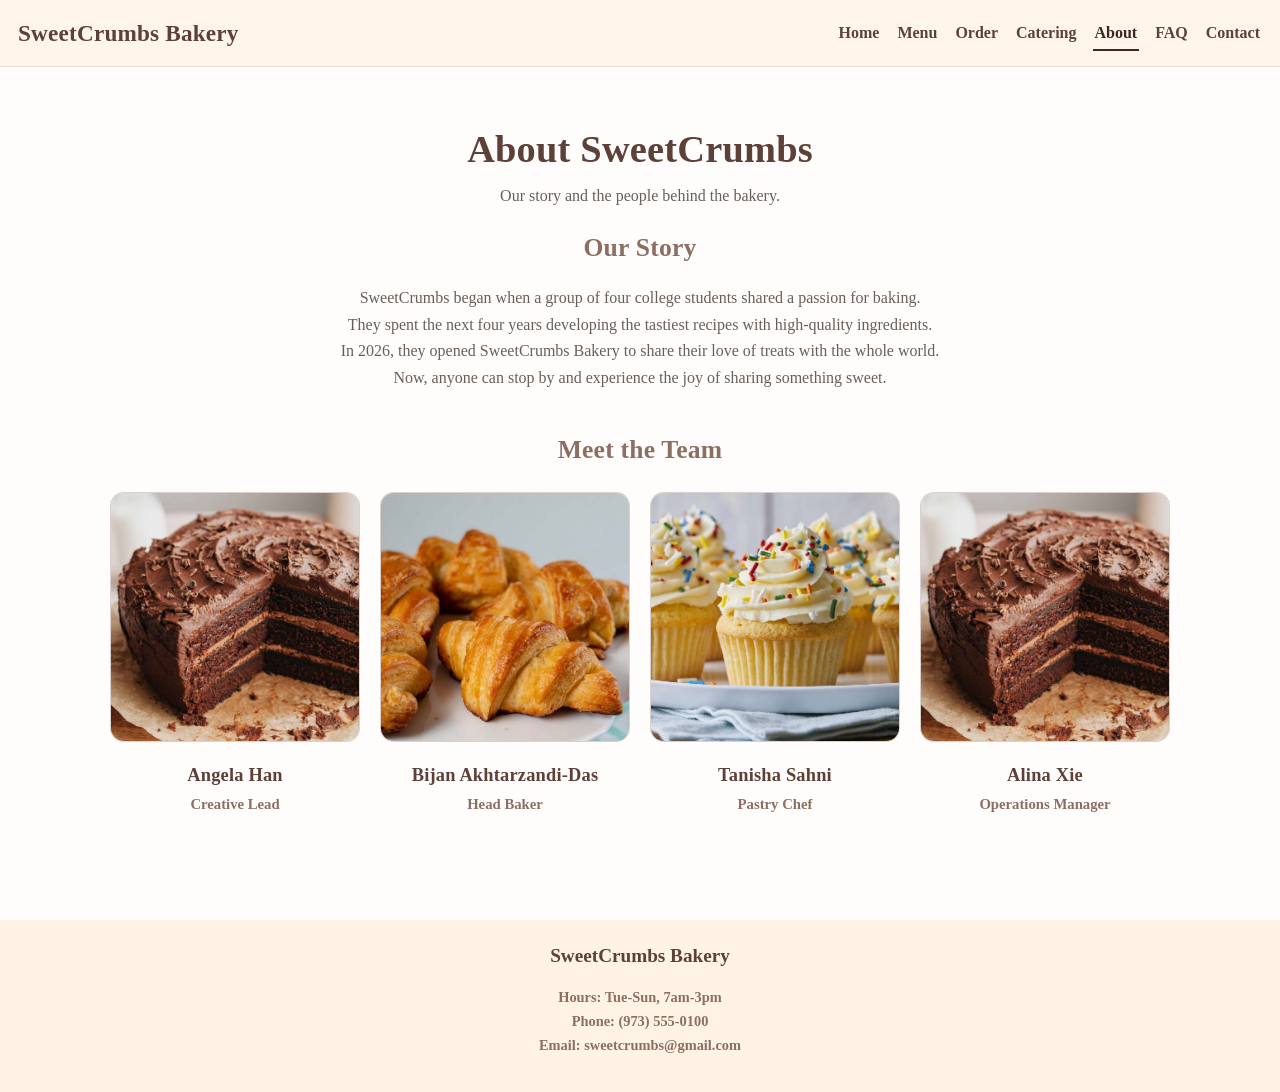
<file: about.html>
<!DOCTYPE html>
<html lang="en">
<!-- about page -->
<head>
  <meta charset="UTF-8" />
  <meta name="keywords" content="about SweetCrumbs, bakery story, artisan baking, Maplewood bakery, team" />
  <meta name="viewport" content="width=device-width, initial-scale=1.0" />
  <title>SweetCrumbs Bakery | About Us</title>
  <link rel="stylesheet" href="styles.css">
</head>
<body class="sticky-footer-page">

  <!-- site header -->
  <header>
    <div class="logo">
      <a href="index.html">SweetCrumbs Bakery</a>
    </div>
    <nav>
      <ul>
        <li><a href="index.html">Home</a></li>
        <li><a href="menu.html">Menu</a></li>
        <li><a href="order.html">Order</a></li>
        <li><a href="catering.html">Catering</a></li>
        <li><a href="about.html" class="active">About</a></li>
        <li><a href="faq.html">FAQ</a></li>
        <li><a href="contact.html">Contact</a></li>
      </ul>
    </nav>
  </header>

  <!-- main content -->
  <main class="main-content container">

    <h1 class="page-title">About SweetCrumbs</h1>
    <p class="subhead">Our story and the people behind the bakery.</p>

    <!-- our story section -->
    <section class="section center">
      <h2>Our Story</h2>
      <p>SweetCrumbs began when a group of four college students shared a passion for baking.<br>
         They spent the next four years developing the tastiest recipes with high-quality ingredients.<br>
         In 2026, they opened SweetCrumbs Bakery to share their love of treats with the whole world.<br>
         Now, anyone can stop by and experience the joy of sharing something sweet.</p>
    </section>

    <!-- team grid section -->
    <section class="section center">
      <h2>Meet the Team</h2>
      <div class="team-grid">
        <div class="member">
          <img src="images/Choco_Cake.jpg" alt="Angela Han">
          <h3>Angela Han</h3>
          <p>Creative Lead</p>
        </div>
        <div class="member">
          <img src="images/Croissant.jpg" alt="Bijan Akhtarzandi-Das">
          <h3>Bijan Akhtarzandi-Das</h3>
          <p>Head Baker</p>
        </div>
        <div class="member">
          <img src="images/cupcakes.jpg" alt="Tanisha Sahni">
          <h3>Tanisha Sahni</h3>
          <p>Pastry Chef</p>
        </div>
        <div class="member">
          <img src="images/Choco_Cake.jpg" alt="Alina Xie">
          <h3>Alina Xie</h3>
          <p>Operations Manager</p>
        </div>
      </div>
    </section>

  </main>

  <!-- site footer -->
  <footer class="footer">
    <a href="index.html">SweetCrumbs Bakery</a>
    <p>
      <strong>Hours:</strong> Tue-Sun, 7am-3pm<br>
      <strong>Phone:</strong> (973) 555-0100<br>
      <strong>Email:</strong> sweetcrumbs@gmail.com
    </p>
  </footer>

  <!-- site scripts -->
</body>
</html>
</file>
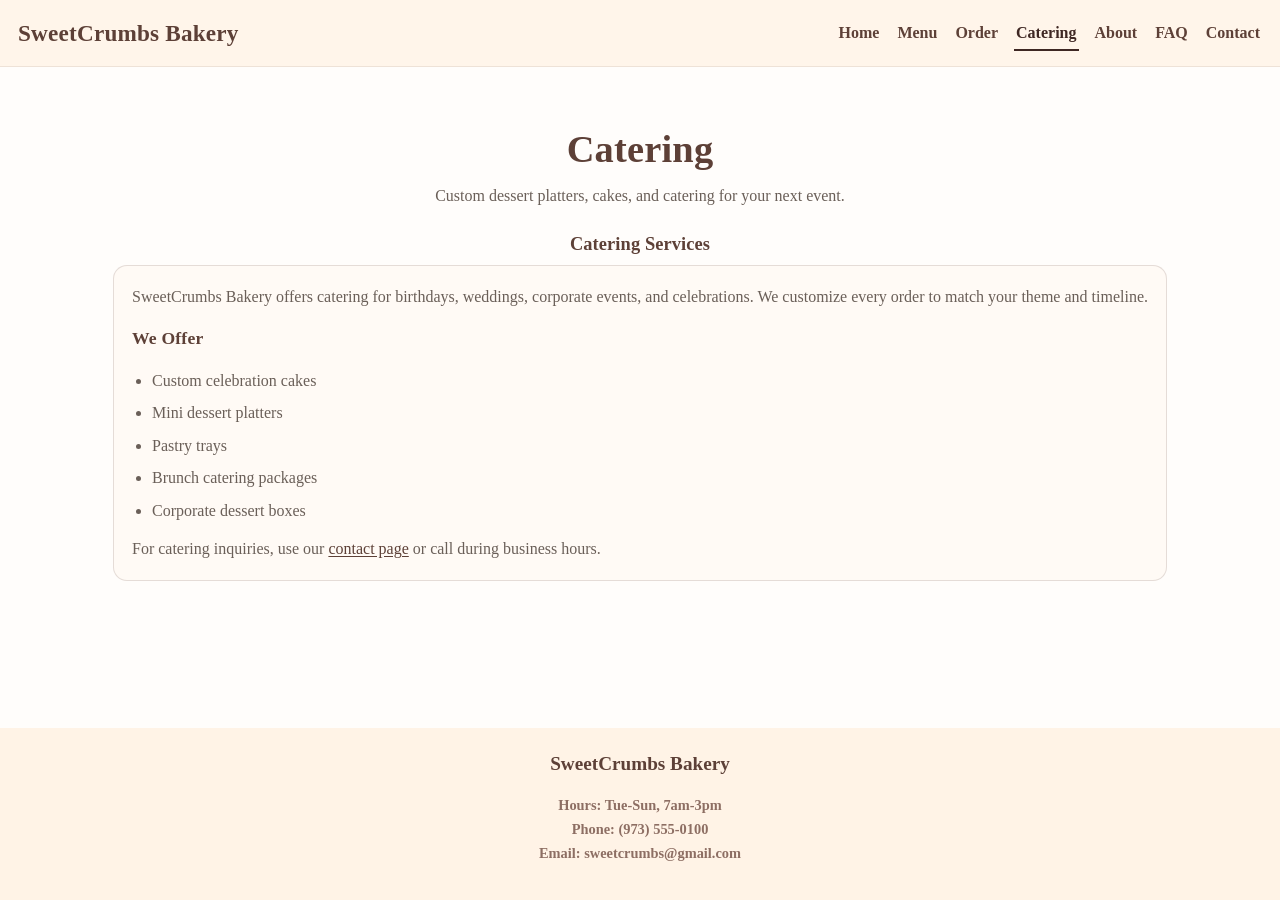
<file: catering.html>
<!DOCTYPE html>
<html lang="en">
<!-- catering page -->
<head>
  <meta charset="UTF-8" />
  <meta name="keywords" content="catering, custom cakes, dessert platters, pastry trays, brunch catering, corporate dessert boxes, SweetCrumbs Maplewood" />
  <meta name="viewport" content="width=device-width, initial-scale=1.0" />
  <title>SweetCrumbs Bakery | Catering</title>
  <link rel="stylesheet" href="styles.css">
</head>
<body class="sticky-footer-page">

  <!-- site header -->
  <header>
    <div class="logo">
      <a href="index.html">SweetCrumbs Bakery</a>
    </div>
    <nav>
      <ul>
        <li><a href="index.html">Home</a></li>
        <li><a href="menu.html">Menu</a></li>
        <li><a href="order.html">Order</a></li>
        <li><a href="catering.html" class="active">Catering</a></li>
        <li><a href="about.html">About</a></li>
        <li><a href="faq.html">FAQ</a></li>
        <li><a href="contact.html">Contact</a></li>
      </ul>
    </nav>
  </header>

  <!-- main content -->
  <main class="main-content container">

    <h1 class="page-title">Catering</h1>
    <p class="subhead">Custom dessert platters, cakes, and catering for your next event.</p>

    <h2 class="section-title is-centered mt-lg">Catering Services</h2>

    <!-- catering services section -->
    <section class="card">
      <p>
        SweetCrumbs Bakery offers catering for birthdays, weddings, corporate events, and celebrations.
        We customize every order to match your theme and timeline.
      </p>
      <h3>We Offer</h3>
      <ul>
        <li>Custom celebration cakes</li>
        <li>Mini dessert platters</li>
        <li>Pastry trays</li>
        <li>Brunch catering packages</li>
        <li>Corporate dessert boxes</li>
      </ul>
      <p>
        For catering inquiries, use our <a href="contact.html">contact page</a> or call during business hours.
      </p>
    </section>

  </main>

  <!-- site footer -->
  <footer class="footer">
    <a href="index.html">SweetCrumbs Bakery</a>
    <p>
      <strong>Hours:</strong> Tue-Sun, 7am-3pm<br>
      <strong>Phone:</strong> (973) 555-0100<br>
      <strong>Email:</strong> sweetcrumbs@gmail.com
    </p>
  </footer>

  <!-- site scripts -->
</body>
</html>
</file>
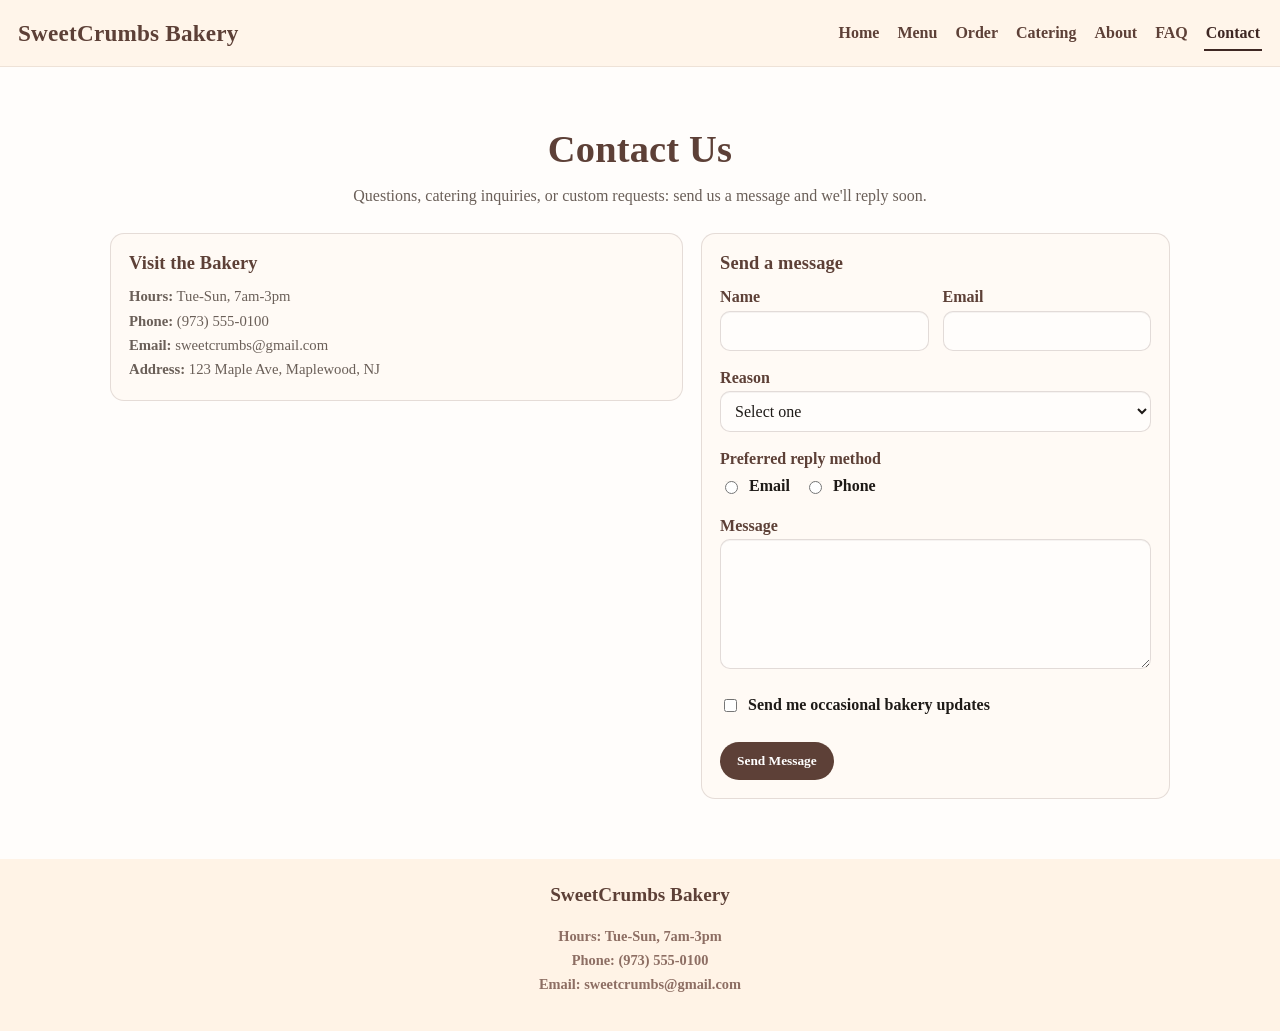
<file: contact.html>
<!DOCTYPE html>
<html lang="en">
<!-- contact page -->
<head>
  <meta charset="UTF-8" />
  <meta name="keywords" content="contact SweetCrumbs, bakery contact, catering inquiry, custom cake request, Maplewood bakery" />
  <meta name="viewport" content="width=device-width, initial-scale=1.0" />
  <title>SweetCrumbs Bakery | Contact</title>
  <link rel="stylesheet" href="styles.css">
</head>
<body class="sticky-footer-page">

  <!-- site header -->
  <header>
    <div class="logo">
      <a href="index.html">SweetCrumbs Bakery</a>
    </div>
    <nav>
      <ul>
        <li><a href="index.html">Home</a></li>
        <li><a href="menu.html">Menu</a></li>
        <li><a href="order.html">Order</a></li>
        <li><a href="catering.html">Catering</a></li>
        <li><a href="about.html">About</a></li>
        <li><a href="faq.html">FAQ</a></li>
        <li><a href="contact.html" class="active">Contact</a></li>
      </ul>
    </nav>
  </header>

  <!-- main content -->
  <main class="main-content container">

    <h1 class="page-title">Contact Us</h1>
    <p class="subhead">Questions, catering inquiries, or custom requests: send us a message and we'll reply soon.</p>

    <!-- two-column layout -->
    <div class="contact-layout">

      <!-- visit info section -->
      <aside class="panel">
        <h2 class="section-title">Visit the Bakery</h2>
        <p class="small-muted"><strong>Hours:</strong> Tue-Sun, 7am-3pm</p>
        <p class="small-muted"><strong>Phone:</strong> (973) 555-0100</p>
        <p class="small-muted"><strong>Email:</strong> sweetcrumbs@gmail.com</p>
        <p class="small-muted"><strong>Address:</strong> 123 Maple Ave, Maplewood, NJ</p>
      </aside>

      <!-- contact form section -->
      <section class="panel">
        <h2 class="section-title">Send a message</h2>
        <form id="contact-form" class="form" novalidate>

          <div class="form-grid">
            <div class="field">
              <label for="contact-name">Name</label>
              <input id="contact-name" name="contact-name" type="text" placeholder="" />
              <span class="error-msg" id="contact-name-error">Please enter your name.</span>
            </div>

            <div class="field">
              <label for="contact-email">Email</label>
              <input id="contact-email" name="contact-email" type="email" placeholder="" />
              <span class="error-msg" id="contact-email-error">Please enter a valid email.</span>
            </div>
          </div>

          <div class="field">
            <label for="contact-reason">Reason</label>
            <select id="contact-reason" name="contact-reason">
              <option value="">Select one</option>
              <option value="general">General question</option>
              <option value="catering">Catering inquiry</option>
              <option value="custom">Custom cake request</option>
              <option value="feedback">Feedback</option>
            </select>
            <span class="error-msg" id="contact-reason-error">Please choose a reason.</span>
          </div>

          <div class="field">
            <label>Preferred reply method</label>
            <div class="choice-row">
              <label><input type="radio" name="reply-method" value="email"> Email</label>
              <label><input type="radio" name="reply-method" value="phone"> Phone</label>
            </div>
            <span class="error-msg" id="contact-reply-error">Please select a reply method.</span>
          </div>

          <div class="field">
            <label for="contact-message">Message</label>
            <textarea id="contact-message" name="contact-message" rows="6" placeholder=""></textarea>
            <span class="error-msg" id="contact-message-error">Please enter a message.</span>
          </div>

          <div class="field">
            <div class="checkline">
              <input type="checkbox" name="newsletter" value="yes" id="newsletter" />
              <label for="newsletter">Send me occasional bakery updates</label>
            </div>
          </div>

          <div class="submit-row">
            <button type="submit" class="btn btn--primary">Send Message</button>
          </div>

        </form>
      </section>

    </div>
  </main>

  <!-- site footer -->
  <footer class="footer">
    <a href="index.html">SweetCrumbs Bakery</a>
    <p>
      <strong>Hours:</strong> Tue-Sun, 7am-3pm<br>
      <strong>Phone:</strong> (973) 555-0100<br>
      <strong>Email:</strong> sweetcrumbs@gmail.com
    </p>
  </footer>

  <!-- site scripts -->
  <script src="js/contact.js"></script>
</body>
</html>
</file>
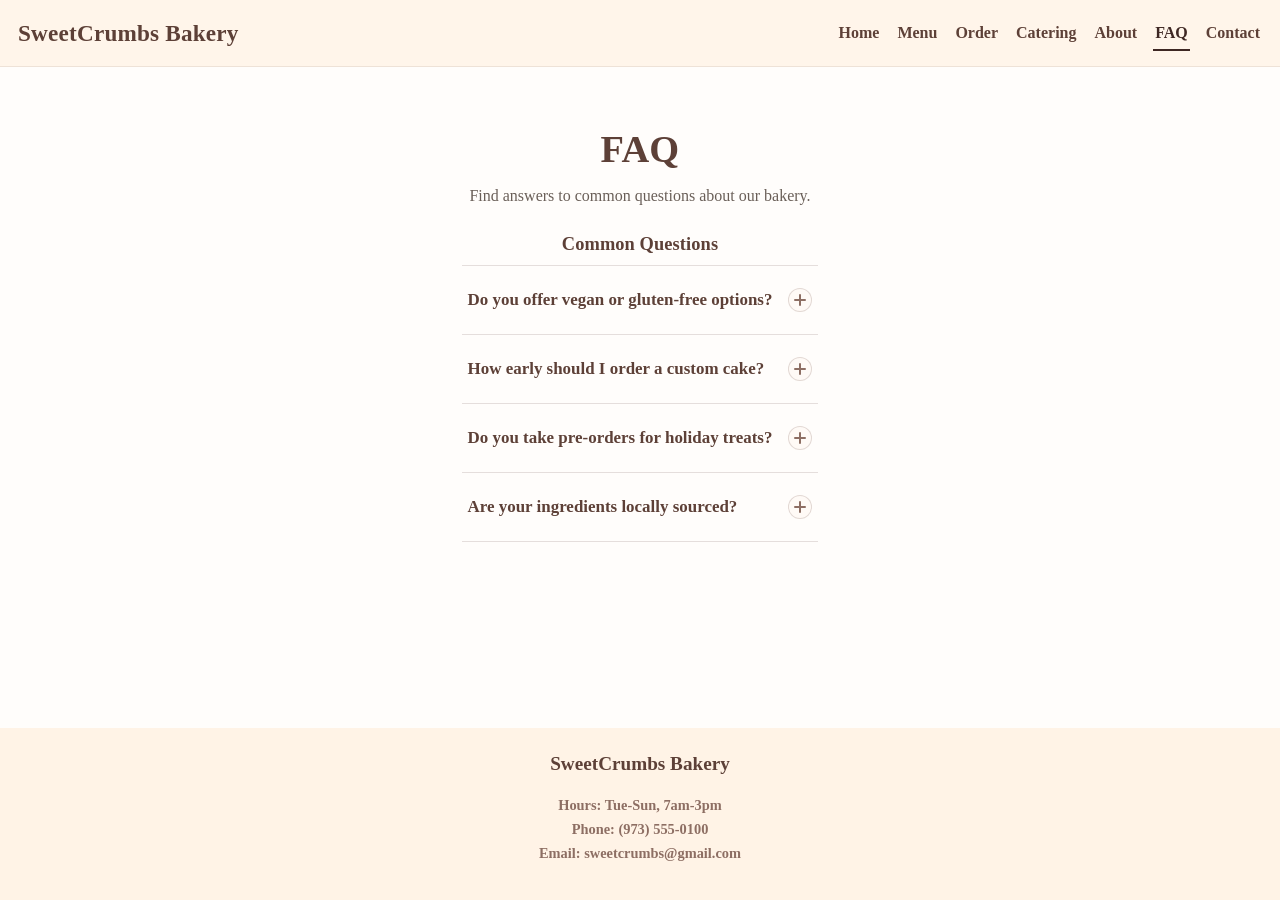
<file: faq.html>
<!DOCTYPE html>
<html lang="en">
<!-- faq page -->
<head>
  <meta charset="UTF-8" />
  <meta name="keywords" content="bakery FAQ, custom cakes, gluten-free bakery, vegan options, SweetCrumbs" />
  <meta name="viewport" content="width=device-width, initial-scale=1.0" />
  <title>SweetCrumbs Bakery | FAQ</title>
  <link rel="stylesheet" href="styles.css">
</head>
<body class="sticky-footer-page">

  <!-- site header -->
  <header>
    <div class="logo">
      <a href="index.html">SweetCrumbs Bakery</a>
    </div>
    <nav>
      <ul>
        <li><a href="index.html">Home</a></li>
        <li><a href="menu.html">Menu</a></li>
        <li><a href="order.html">Order</a></li>
        <li><a href="catering.html">Catering</a></li>
        <li><a href="about.html">About</a></li>
        <li><a href="faq.html" class="active">FAQ</a></li>
        <li><a href="contact.html">Contact</a></li>
      </ul>
    </nav>
  </header>

  <!-- main content -->
  <main class="main-content container">

    <h1 class="page-title">FAQ</h1>
    <p class="subhead">Find answers to common questions about our bakery.</p>

    <h2 class="section-title is-centered mt-lg">Common Questions</h2>

    <!-- faq accordion section -->
    <div class="faq-accordion" data-accordion="single">
      <div class="accordion-item">
        <h3 class="accordion-header">
          <button type="button" class="accordion-trigger" id="faq-trigger-1" aria-expanded="false" aria-controls="faq-panel-1">
            Do you offer vegan or gluten-free options?<span class="accordion-icon" aria-hidden="true"></span>
          </button>
        </h3>
        <div id="faq-panel-1" class="accordion-panel" role="region" aria-labelledby="faq-trigger-1" hidden>
          <p>We have a rotating selection of vegan cookies and gluten-free brownies available daily. Just ask our staff what's fresh today!</p>
        </div>
      </div>
      <div class="accordion-item">
        <h3 class="accordion-header">
          <button type="button" class="accordion-trigger" id="faq-trigger-2" aria-expanded="false" aria-controls="faq-panel-2">
            How early should I order a custom cake?<span class="accordion-icon" aria-hidden="true"></span>
          </button>
        </h3>
        <div id="faq-panel-2" class="accordion-panel" role="region" aria-labelledby="faq-trigger-2" hidden>
          <p>We recommend placing custom orders at least 1 week in advance. For weddings or large events, 1 month is preferred.</p>
        </div>
      </div>
      <div class="accordion-item">
        <h3 class="accordion-header">
          <button type="button" class="accordion-trigger" id="faq-trigger-3" aria-expanded="false" aria-controls="faq-panel-3">
            Do you take pre-orders for holiday treats?<span class="accordion-icon" aria-hidden="true"></span>
          </button>
        </h3>
        <div id="faq-panel-3" class="accordion-panel" role="region" aria-labelledby="faq-trigger-3" hidden>
          <p>Yes, we open holiday pre-orders on our website two weeks before major holidays. Keep an eye on our homepage for updates.</p>
        </div>
      </div>
      <div class="accordion-item">
        <h3 class="accordion-header">
          <button type="button" class="accordion-trigger" id="faq-trigger-4" aria-expanded="false" aria-controls="faq-panel-4">
            Are your ingredients locally sourced?<span class="accordion-icon" aria-hidden="true"></span>
          </button>
        </h3>
        <div id="faq-panel-4" class="accordion-panel" role="region" aria-labelledby="faq-trigger-4" hidden>
          <p>Whenever possible! We source our dairy and seasonal fruits from local farms within the tristate area.</p>
        </div>
      </div>
    </div>

  </main>

  <!-- site footer -->
  <footer class="footer">
    <a href="index.html">SweetCrumbs Bakery</a>
    <p>
      <strong>Hours:</strong> Tue-Sun, 7am-3pm<br>
      <strong>Phone:</strong> (973) 555-0100<br>
      <strong>Email:</strong> sweetcrumbs@gmail.com
    </p>
  </footer>

  <!-- site scripts -->
  <script src="js/faq.js"></script>

</body>
</html>
</file>
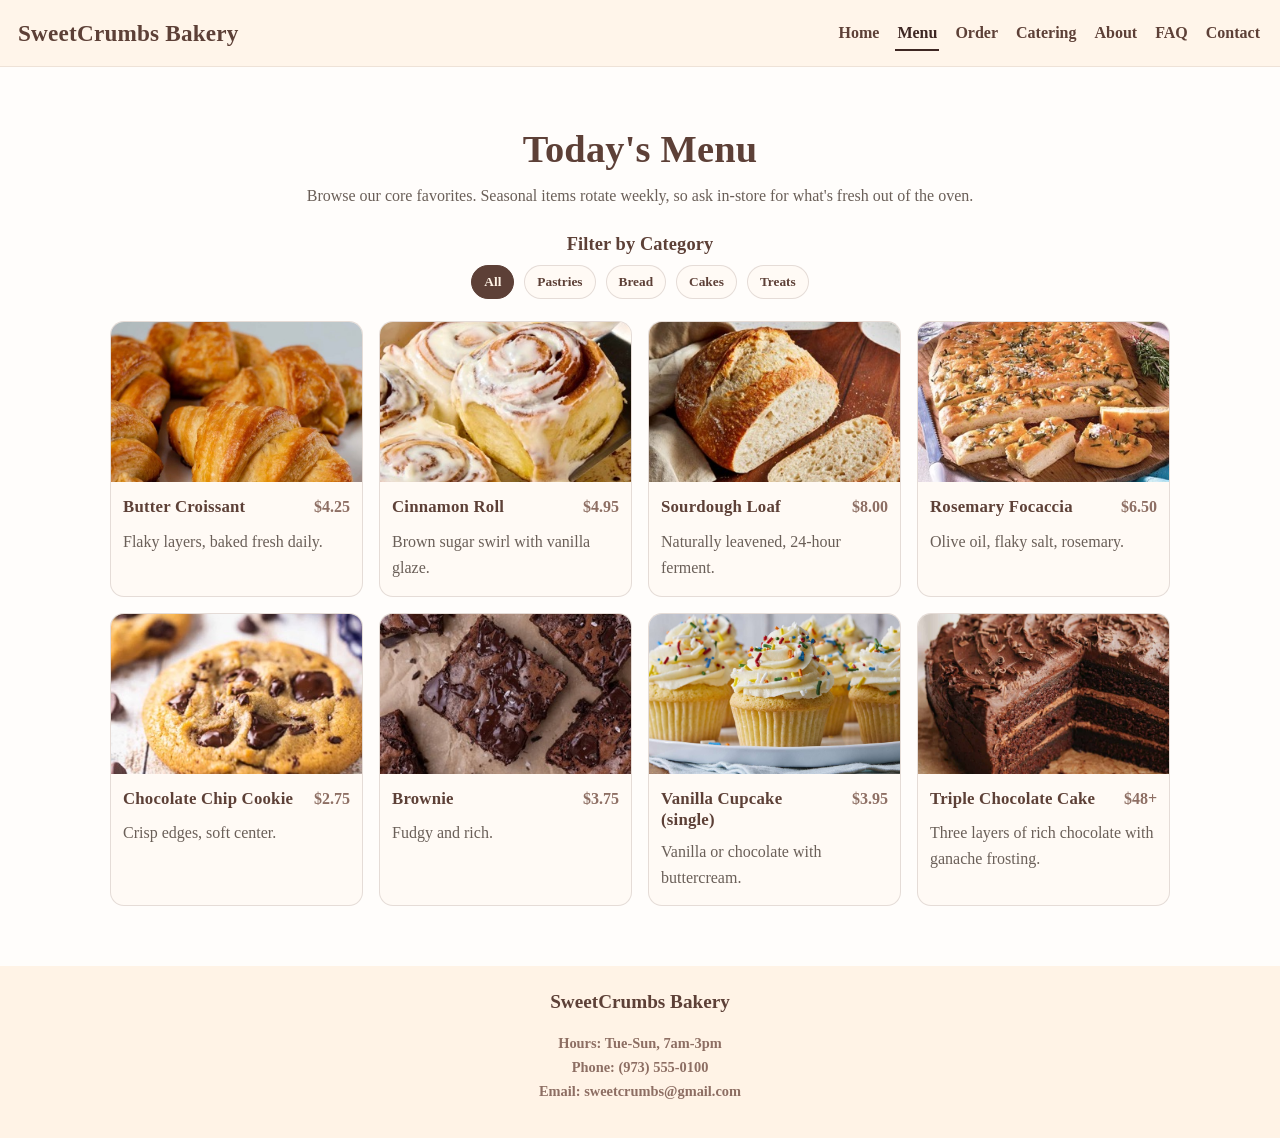
<file: menu.html>
<!DOCTYPE html>
<html lang="en">
<!-- menu page -->
<head>
  <meta charset="UTF-8" />
  <meta name="viewport" content="width=device-width, initial-scale=1.0" />
  <meta name="keywords" content="bakery menu, pastries, cakes, bread, SweetCrumbs" />
  <link rel="stylesheet" href="styles.css">
  <title>SweetCrumbs Bakery | Menu</title>
</head>
<body class="sticky-footer-page">

  <!-- site header -->
  <header>
    <div class="logo">
      <a href="index.html">SweetCrumbs Bakery</a>
    </div>
    <nav>
      <ul>
        <li><a href="index.html">Home</a></li>
        <li><a href="menu.html" class="active">Menu</a></li>
        <li><a href="order.html">Order</a></li>
        <li><a href="catering.html">Catering</a></li>
        <li><a href="about.html">About</a></li>
        <li><a href="faq.html">FAQ</a></li>
        <li><a href="contact.html">Contact</a></li>
      </ul>
    </nav>
  </header>

  <!-- main content -->
  <main class="main-content container">

    <h1 class="page-title">Today's Menu</h1>
    <p class="subhead">Browse our core favorites. Seasonal items rotate weekly, so ask in-store for what's fresh out of the oven.</p>

    <!-- category filters -->
    <h2 class="section-title is-centered">Filter by Category</h2>

    <div class="menu-controls" aria-label="Menu category filters">
      <button type="button" class="chip is-active" data-menu-filter="all" aria-pressed="true">All</button>
      <button type="button" class="chip" data-menu-filter="pastries" aria-pressed="false">Pastries</button>
      <button type="button" class="chip" data-menu-filter="bread" aria-pressed="false">Bread</button>
      <button type="button" class="chip" data-menu-filter="cakes" aria-pressed="false">Cakes</button>
      <button type="button" class="chip" data-menu-filter="treats" aria-pressed="false">Treats</button>
    </div>

    <!-- menu grid section -->
    <section id="menu-grid" class="menu-grid" aria-label="Menu items">
      <article class="menu-card" data-category="pastries">
        <img src="images/Croissant.jpg" alt="Butter croissant" />
        <div class="menu-card-body">
          <div class="menu-card-top"><h3>Butter Croissant</h3><span class="price">$4.25</span></div>
          <p>Flaky layers, baked fresh daily.</p>
        </div>
      </article>
      <article class="menu-card" data-category="pastries">
        <img src="images/Cinnamon_Roll.jpg" alt="Cinnamon roll" />
        <div class="menu-card-body">
          <div class="menu-card-top"><h3>Cinnamon Roll</h3><span class="price">$4.95</span></div>
          <p>Brown sugar swirl with vanilla glaze.</p>
        </div>
      </article>
      <article class="menu-card" data-category="bread">
        <img src="images/Sourdough.jpg" alt="Sourdough loaf" />
        <div class="menu-card-body">
          <div class="menu-card-top"><h3>Sourdough Loaf</h3><span class="price">$8.00</span></div>
          <p>Naturally leavened, 24-hour ferment.</p>
        </div>
      </article>
      <article class="menu-card" data-category="bread">
        <img src="images/Focaccia.jpg" alt="Rosemary focaccia" />
        <div class="menu-card-body">
          <div class="menu-card-top"><h3>Rosemary Focaccia</h3><span class="price">$6.50</span></div>
          <p>Olive oil, flaky salt, rosemary.</p>
        </div>
      </article>
      <article class="menu-card" data-category="treats">
        <img src="images/Cookie.jpg" alt="Chocolate chip cookie" />
        <div class="menu-card-body">
          <div class="menu-card-top"><h3>Chocolate Chip Cookie</h3><span class="price">$2.75</span></div>
          <p>Crisp edges, soft center.</p>
        </div>
      </article>
      <article class="menu-card" data-category="treats">
        <img src="images/Brownie.jpg" alt="Brownie" />
        <div class="menu-card-body">
          <div class="menu-card-top"><h3>Brownie</h3><span class="price">$3.75</span></div>
          <p>Fudgy and rich.</p>
        </div>
      </article>
      <article class="menu-card" data-category="cakes">
        <img src="images/cupcakes.jpg" alt="Cupcake" />
        <div class="menu-card-body">
          <div class="menu-card-top"><h3>Vanilla Cupcake (single)</h3><span class="price">$3.95</span></div>
          <p>Vanilla or chocolate with buttercream.</p>
        </div>
      </article>
      <article class="menu-card" data-category="cakes">
        <img src="images/Choco_Cake.jpg" alt="Celebration cake" />
        <div class="menu-card-body">
          <div class="menu-card-top"><h3>Triple Chocolate Cake</h3><span class="price">$48+</span></div>
          <p>Three layers of rich chocolate with ganache frosting.</p>
        </div>
      </article>
    </section>

  </main>

  <!-- site footer -->
  <footer class="footer">
    <a href="index.html">SweetCrumbs Bakery</a>
    <p>
      <strong>Hours:</strong> Tue-Sun, 7am-3pm<br>
      <strong>Phone:</strong> (973) 555-0100<br>
      <strong>Email:</strong> sweetcrumbs@gmail.com
    </p>
  </footer>

  <!-- site scripts -->
  <script src="js/menu.js"></script>
</body>
</html>
</file>
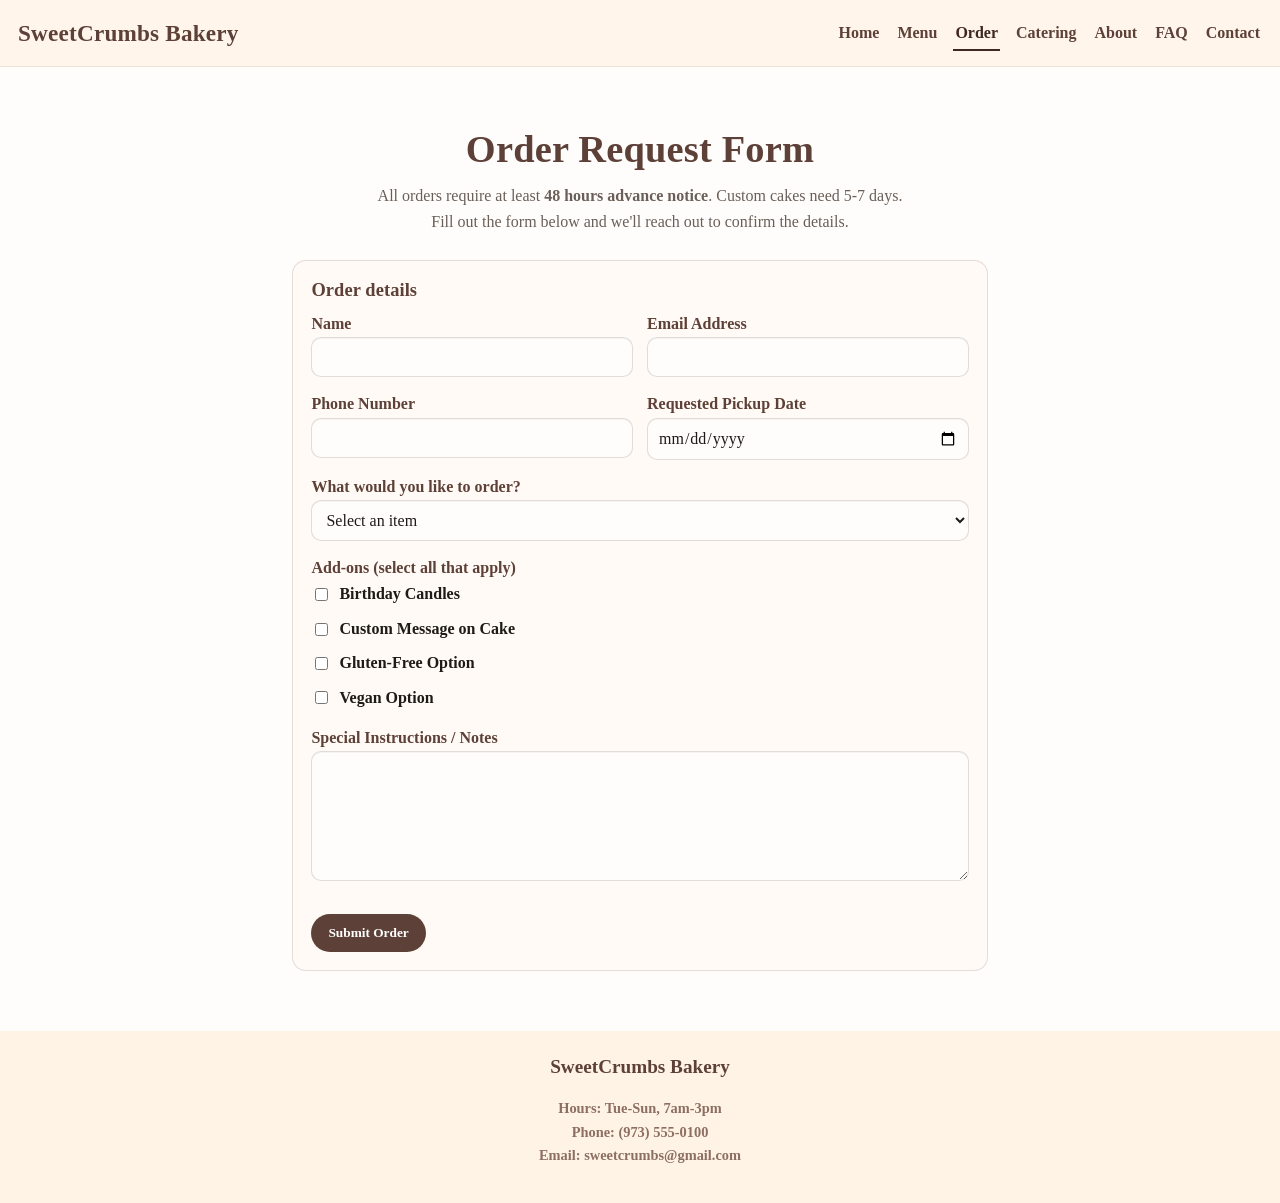
<file: order.html>
<!DOCTYPE html>
<html lang="en">
<!-- order page -->
<head>
  <meta charset="UTF-8" />
  <meta name="keywords" content="custom order, bakery order, custom cake, SweetCrumbs, order online" />
  <meta name="viewport" content="width=device-width, initial-scale=1.0" />
  <link rel="stylesheet" href="styles.css">
  <title>SweetCrumbs Bakery | Custom Order Form</title>
</head>
<body class="sticky-footer-page">

  <!-- site header -->
  <header>
    <div class="logo">
      <a href="index.html">SweetCrumbs Bakery</a>
    </div>
    <nav>
      <ul>
        <li><a href="index.html">Home</a></li>
        <li><a href="menu.html">Menu</a></li>
        <li><a href="order.html" class="active">Order</a></li>
        <li><a href="catering.html">Catering</a></li>
        <li><a href="about.html">About</a></li>
        <li><a href="faq.html">FAQ</a></li>
        <li><a href="contact.html">Contact</a></li>
      </ul>
    </nav>
  </header>

  <!-- main content -->
  <main class="main-content container container--narrow">

    <h1 class="page-title">Order Request Form</h1>
    <p class="subhead">All orders require at least <strong>48 hours advance notice</strong>. Custom cakes need 5-7 days.<br>
    Fill out the form below and we'll reach out to confirm the details.</p>

    <!-- order form section -->
    <section class="panel">
      <h2 class="section-title">Order details</h2>
      <form id="order-form" class="form" novalidate>

        <!-- name and email fields -->
        <div class="form-grid">
          <div class="field">
            <label for="full-name">Name</label>
            <input type="text" id="full-name" name="full-name" placeholder="" />
            <span class="error-msg" id="name-error">Please enter your full name.</span>
          </div>

          <div class="field">
            <label for="email">Email Address</label>
            <input type="email" id="email" name="email" placeholder="" />
            <span class="error-msg" id="email-error">Please enter a valid email address.</span>
          </div>
        </div>

        <!-- phone and date fields -->
        <div class="form-grid">
          <div class="field">
            <label for="phone">Phone Number</label>
            <input type="tel" id="phone" name="phone" placeholder="" />
            <span class="error-msg" id="phone-error">Please enter a phone number.</span>
          </div>

          <div class="field">
            <label for="pickup-date">Requested Pickup Date</label>
            <input type="date" id="pickup-date" name="pickup-date" />
            <span class="error-msg" id="date-error">Please select a pickup date.</span>
          </div>
        </div>

        <!-- item type dropdown -->
        <div class="field">
          <label for="item-type">What would you like to order?</label>
          <select id="item-type" name="item-type">
            <option value="">Select an item</option>
            <option value="custom-cake">Custom Cake</option>
            <option value="cupcakes">Cupcakes (Dozen)</option>
            <option value="pastry-platter">Pastry Platter</option>
            <option value="bread-assortment">Bread Assortment</option>
            <option value="other">Other</option>
          </select>
          <span class="error-msg" id="item-error">Please select an item type.</span>
        </div>

        <!-- add-on checkboxes -->
        <div class="field">
          <label>Add-ons (select all that apply)</label>
          <div class="checkbox-group">
            <div class="checkline">
              <input type="checkbox" name="addons" value="candles" id="cb-candles" />
              <label for="cb-candles">Birthday Candles</label>
            </div>
            <div class="checkline">
              <input type="checkbox" name="addons" value="message" id="cb-message" />
              <label for="cb-message">Custom Message on Cake</label>
            </div>
            <div class="checkline">
              <input type="checkbox" name="addons" value="gluten-free" id="cb-gf" />
              <label for="cb-gf">Gluten-Free Option</label>
            </div>
            <div class="checkline">
              <input type="checkbox" name="addons" value="vegan" id="cb-vegan" />
              <label for="cb-vegan">Vegan Option</label>
            </div>
          </div>
        </div>

        <!-- special instructions field -->
        <div class="field">
          <label for="special-instructions">Special Instructions / Notes</label>
          <textarea id="special-instructions" name="special-instructions" rows="6" placeholder=""></textarea>
        </div>

        <!-- submit button -->
        <div class="submit-row">
          <button type="submit" class="btn btn--primary">Submit Order</button>
        </div>

      </form>
    </section>

  </main>

  <!-- site footer -->
  <footer class="footer">
    <a href="index.html">SweetCrumbs Bakery</a>
    <p>
      <strong>Hours:</strong> Tue-Sun, 7am-3pm<br>
      <strong>Phone:</strong> (973) 555-0100<br>
      <strong>Email:</strong> sweetcrumbs@gmail.com
    </p>
  </footer>

  <!-- site scripts -->
  <script src="js/order.js"></script>
</body>
</html>
</file>
<file: styles.css>
/* Design tokens */
:root {
  --bg: #fffdfb;
  --text: #1e1a17;
  --muted: #6a5f58;
  --brand: #5d4037;
  --brand-2: #3e2723;
  --accent: #8d6e63;
  --paper: #fff3e6;
  --paper-2: #fffaf5;
  --border: rgba(93, 64, 55, 0.16);
  --ring: rgba(202, 166, 138, 0.55);
  --font-sans: Georgia, 'Times New Roman', serif;
  --font-display: Georgia, serif;
  --radius-sm: 10px;
  --radius-md: 14px;
  --container: 1100px;
}

/* Global defaults */
html { scroll-behavior: smooth; }
* { box-sizing: border-box; }
body {
  font-family: var(--font-sans);
  background: var(--bg);
  color: var(--text);
  font-size: 16px;
  line-height: 1.65;
  margin: 0;
  padding-top: 88px;
}

/* Typography */
h1, h2, h3 {
  font-family: var(--font-display);
  letter-spacing: 0.2px;
}
h1 {
  font-size: clamp(2rem, 3vw, 2.75rem);
  line-height: 1.12;
}
h2 {
  font-size: clamp(1.4rem, 2vw, 1.85rem);
  line-height: 1.2;
  color: var(--accent);
}
h3 {
  font-size: 1.1rem;
  line-height: 1.25;
  color: var(--brand);
}
p { color: var(--muted); }
a { color: inherit; }

/* Layout */
.container {
  max-width: var(--container);
  margin: 0 auto;
  padding: 40px 20px 60px;
}
.container--narrow { max-width: 860px; }
.section { margin: 0 0 44px; }
.center { text-align: center; }
.mt-lg { margin-top: 26px; }

/* Card components */
.panel,
.card,
.note-box,
.menu-card,
.item-col,
.review-box {
  background: var(--paper-2);
  border: 1px solid var(--border);
  border-radius: var(--radius-md);
}

.panel,
.card,
.note-box,
.review-box {
  padding: 18px;
}

.review-box {
  background: rgba(255, 250, 245, 0.7);
}

.review-box p {
  margin: 0;
  color: rgba(30, 26, 23, 0.86);
}

.review-box .author {
  display: block;
  margin-top: 10px;
  font-weight: 900;
  color: var(--brand);
}

.card p { margin: 0; color: var(--muted); }
.card p + p { margin-top: 8px; }
.card ul { margin: 10px 0 0; padding-left: 20px; color: var(--muted); }
.card li { margin: 6px 0; }
.card ul + p { margin-top: 12px; }



/* Reduced motion preference */
@media (prefers-reduced-motion: reduce) {
  .card:hover,
  .menu-card:hover,
  .item-col:hover {
    transform: none;
  }
}

/* Header */
header {
  position: fixed;
  top: 0;
  left: 0;
  right: 0;
  z-index: 1000;
  background: rgba(255, 243, 230, 0.82);
  padding: 14px 18px;
  display: flex;
  align-items: center;
  justify-content: space-between;
  gap: 14px;
  border-bottom: 1px solid rgba(93, 64, 55, 0.10);
}

header .logo a {
  font-size: 1.45rem;
  font-weight: 800;
  text-decoration: none;
  color: var(--brand);
  letter-spacing: 0.2px;
}

header nav {
  display: flex;
  align-items: center;
  gap: 12px;
}

header nav ul {
  list-style: none;
  margin: 0;
  padding: 0;
  display: flex;
  flex-wrap: wrap;
  align-items: center;
  gap: 14px;
}

header nav ul li {
  margin: 0;
}

header nav a {
  text-decoration: none;
  color: var(--brand);
  font-weight: 700;
  padding: 8px 2px;
  border-bottom: 2px solid transparent;
  transition: color 160ms ease, border-color 160ms ease;
}

header nav a:hover {
  color: var(--brand-2);
  border-bottom-color: currentColor;
}

header nav a.active {
  color: var(--brand-2);
  border-bottom-color: currentColor;
}

header nav a:focus-visible { outline: 3px solid var(--ring); outline-offset: 3px; }

/* Buttons */
.btn {
  display: inline-flex;
  align-items: center;
  justify-content: center;
  gap: 10px;
  padding: 10px 16px;
  border-radius: 999px;
  border: 1px solid transparent;
  font-family: inherit;
  font-weight: 800;
  text-decoration: none;
  cursor: pointer;
  transition: transform 140ms ease, background-color 140ms ease, border-color 140ms ease, filter 140ms ease;
  user-select: none;
}

.btn:focus-visible { outline: 3px solid var(--ring); outline-offset: 3px; }

.btn--primary {
  background: var(--brand);
  color: #fff;
  border-color: rgba(93, 64, 55, 0.45);
}

.btn--primary:hover {
  background: var(--brand-2);
  filter: brightness(1);
}

.btn--secondary {
  background: var(--brand);
  color: #fff;
  border-color: rgba(93, 64, 55, 0.45);
}

.btn--secondary:hover {
  background: var(--brand-2);
}

.btn:active { transform: translateY(1px); }

/* Footer */
.footer {
  background: var(--paper);
  padding: 20px 30px;
  color: var(--brand);
  font-weight: 800;
  text-align: center;
}

.footer a {
  color: var(--brand);
  text-decoration: none;
  font-size: 1.2rem;
  font-weight: 900;
}

.footer p {
  color: var(--accent);
  font-size: 0.9rem;
  font-weight: 700;
}

/* Filter chips */
.chip {
  border: 1px solid var(--border);
  background: var(--paper-2);
  color: var(--brand);
  font-family: inherit;
  font-weight: 800;
  padding: 8px 12px;
  border-radius: 999px;
  cursor: pointer;
}

.chip.is-active {
  background: var(--brand);
  color: var(--paper);
  border-color: var(--brand);
}

/* Back to top button */
.back-to-top {
  position: fixed;
  right: 18px;
  bottom: 18px;
  border: 1px solid var(--border);
  background: var(--paper);
  color: var(--brand);
  font-family: inherit;
  font-weight: 900;
  padding: 10px 12px;
  border-radius: 999px;
  cursor: pointer;
}

/* Page headings */
.page-title {
  margin: 0 0 12px;
  text-align: center;
  color: var(--brand);
  font-size: clamp(2.05rem, 3vw, 2.6rem);
  letter-spacing: 0.2px;
}

.section-title {
  margin: 0 0 10px;
  color: var(--brand);
  font-size: 1.15rem;
  font-family: var(--font-sans);
  letter-spacing: 0.1px;
}

.section-title.is-centered { text-align: center; }

/* Divider */
hr {
  border: none;
  border-top: 1px solid rgba(93, 64, 55, 0.14);
  margin: 34px 0;
}

/* Menu controls */
.menu-controls {
  display: flex;
  flex-wrap: wrap;
  gap: 10px;
  align-items: center;
  justify-content: center;
  margin: 10px 0 22px;
}

/* Team grid */
.team-grid {
  display: grid;
  grid-template-columns: repeat(auto-fit, minmax(200px, 1fr));
  gap: 20px;
  margin-top: 26px;
}

.member img {
  width: 100%;
  aspect-ratio: 1/1;
  border-radius: var(--radius-md);
  object-fit: cover;
  background: rgba(93, 64, 55, 0.08);
  border: 1px solid var(--border);
}

.member h3 {
  margin: 14px 0 5px;
  color: var(--brand);
  font-size: 1.15rem;
}

.member p {
  margin: 0;
  color: var(--accent);
  font-size: 0.92rem;
  font-weight: 800;
}

/* Menu grid */
.menu-grid {
  display: flex;
  flex-wrap: wrap;
  gap: 16px;
  justify-content: center;
}

.menu-card {
  width: calc(25% - 12px);
  overflow: hidden;
  transition: transform 140ms ease;
}

.menu-card img {
  width: 100%;
  height: 160px;
  object-fit: cover;
  display: block;
}

.menu-card-body {
  padding: 12px 12px 14px;
}

.menu-card-top {
  display: flex;
  align-items: baseline;
  justify-content: space-between;
  gap: 12px;
}

.menu-card h3 {
  margin: 0;
  color: var(--brand);
  font-size: 1.05rem;
}

.menu-card p {
  margin: 8px 0 0 0;
  color: var(--muted);
}

.menu-card .price {
  color: var(--accent);
  font-weight: 900;
  white-space: nowrap;
}

/* Forms */
.form {
  display: grid;
  gap: 14px;
}

.form-grid {
  display: grid;
  grid-template-columns: 1fr 1fr;
  gap: 14px;
}

.field label {
  font-weight: 800;
  color: var(--brand);
}

.field input,
.field select,
.field textarea {
  padding: 10px;
  font-size: 1rem;
  border-radius: var(--radius-sm);
  border: 1px solid rgba(93, 64, 55, 0.18);
  width: 100%;
  font-family: inherit;
  background: var(--bg);
  color: var(--text);
  box-shadow: inset 0 1px 0 rgba(25, 16, 12, 0.04);
}

.field input:focus-visible,
.field select:focus-visible,
.field textarea:focus-visible {
  outline: 3px solid var(--ring);
  outline-offset: 2px;
}

.error-msg {
  color: #b00020;
  font-size: 0.85rem;
  margin-top: 6px;
  display: none;
  font-weight: 700;
}

.choice-row {
  display: flex;
  gap: 14px;
  flex-wrap: wrap;
  align-items: center;
}

.choice-row label {
  font-weight: 700;
  color: var(--text);
  display: inline-flex;
  align-items: center;
  gap: 8px;
}

.choice-row input { width: auto; }

.checkbox-group { display: grid; gap: 8px; }

.checkline {
  display: flex;
  align-items: center;
  gap: 8px;
}
.checkline input { width: auto; }
.checkline label { font-weight: 700; color: var(--text); }

/* Contact layout */
.subhead {
  text-align: center;
  color: var(--muted);
  margin: 0 0 24px;
}

.contact-layout {
  display: grid;
  grid-template-columns: 1.1fr 0.9fr;
  gap: 18px;
  align-items: start;
}

.submit-row {
  display: flex;
  align-items: center;
  justify-content: flex-start;
  gap: 12px;
  margin-top: 10px;
  flex-wrap: wrap;
}

.small-muted { color: var(--muted); font-size: 0.92rem; margin: 0; }

/* In-content links */
.card a,
.panel a,
.note-box a {
  color: var(--brand);
  text-decoration: underline;
  text-underline-offset: 2px;
}

.card a:hover,
.panel a:hover,
.note-box a:hover {
  color: var(--brand-2);
}

/* Contact stack on narrow */
@media (max-width: 820px) {
  .contact-layout { grid-template-columns: 1fr; }
}

/* FAQ accordion */
.faq-accordion { border-top: 1px solid rgba(93, 64, 55, 0.16); width: 100%; }
.accordion-item { border-bottom: 1px solid rgba(93, 64, 55, 0.16); width: 100%; }
.accordion-header { margin: 0; }

.accordion-trigger {
  width: 100%;
  display: flex;
  align-items: center;
  justify-content: space-between;
  gap: 16px;
  padding: 22px 6px;
  min-height: 68px;
  box-sizing: border-box;
  background: transparent;
  border: 0;
  text-align: left;
  font-size: 1.06rem;
  font-weight: 800;
  color: var(--brand);
  cursor: pointer;
  font-family: var(--font-sans);
}

.accordion-trigger:focus-visible {
  outline: 3px solid var(--ring);
  outline-offset: 3px;
  border-radius: 10px;
}

.accordion-icon {
  flex: 0 0 auto;
  width: 24px;
  height: 24px;
  border-radius: 999px;
  position: relative;
  background: rgba(255, 250, 245, 0.9);
  border: 1px solid rgba(93, 64, 55, 0.18);
}

.accordion-icon::before,
.accordion-icon::after {
  content: "";
  position: absolute;
  top: 50%;
  left: 50%;
  background: var(--accent);
  transform: translate(-50%, -50%);
  border-radius: 2px;
}

.accordion-icon::before { width: 12px; height: 2px; }
.accordion-icon::after { width: 2px; height: 12px; }
.accordion-trigger[aria-expanded="true"] .accordion-icon::after { display: none; }

.accordion-panel { padding: 0 6px 16px; }
.accordion-panel p { margin: 0; color: var(--muted); line-height: 1.6; }

.note-box h3 { margin-top: 0; }
.note-box p { margin: 0; }

/* Responsive - tablet */
@media (max-width: 900px) {
  .menu-grid { justify-content: center; }
  .menu-card { width: calc(50% - 8px); }
  .team-grid { grid-template-columns: repeat(2, 1fr); }
}

/* Responsive - small tablet */
@media (max-width: 760px) {
  body { padding-top: 112px; }
  header { align-items: flex-start; flex-direction: column; }
  .form-grid { grid-template-columns: 1fr; }
  .grid-3 { grid-template-columns: 1fr; }
  .contact-layout { grid-template-columns: 1fr; }
}

/* Responsive - mobile */
@media (max-width: 500px) {
  .menu-card { width: 100%; }
  .team-grid { grid-template-columns: 1fr; }
  .hero-actions { flex-direction: column; align-items: center; }
  .hero-actions .btn { width: 100%; max-width: 260px; }
}

/* Responsive - small phone (down to 400px) */
@media (max-width: 400px) {
  header { padding: 12px 12px; }
  header .logo a { font-size: 1.25rem; }
  header nav ul { gap: 10px; }
  .container { padding: 24px 14px 40px; }
  h1 { font-size: 1.7rem; }
}
/* Sticky footer layout */
.sticky-footer-page {
  display: flex;
  flex-direction: column;
  min-height: 100vh;
}

.main-content {
  flex: 1;
}

/* Footer full width */
.menu-grid + .footer,
.footer {
  width: 100%;
}

/* Center grid on home */
.grid-3 {
  justify-items: center;
}

.item-col {
  text-align: center;
}

.item-col .item-text {
  text-align: center;
}
</file>
